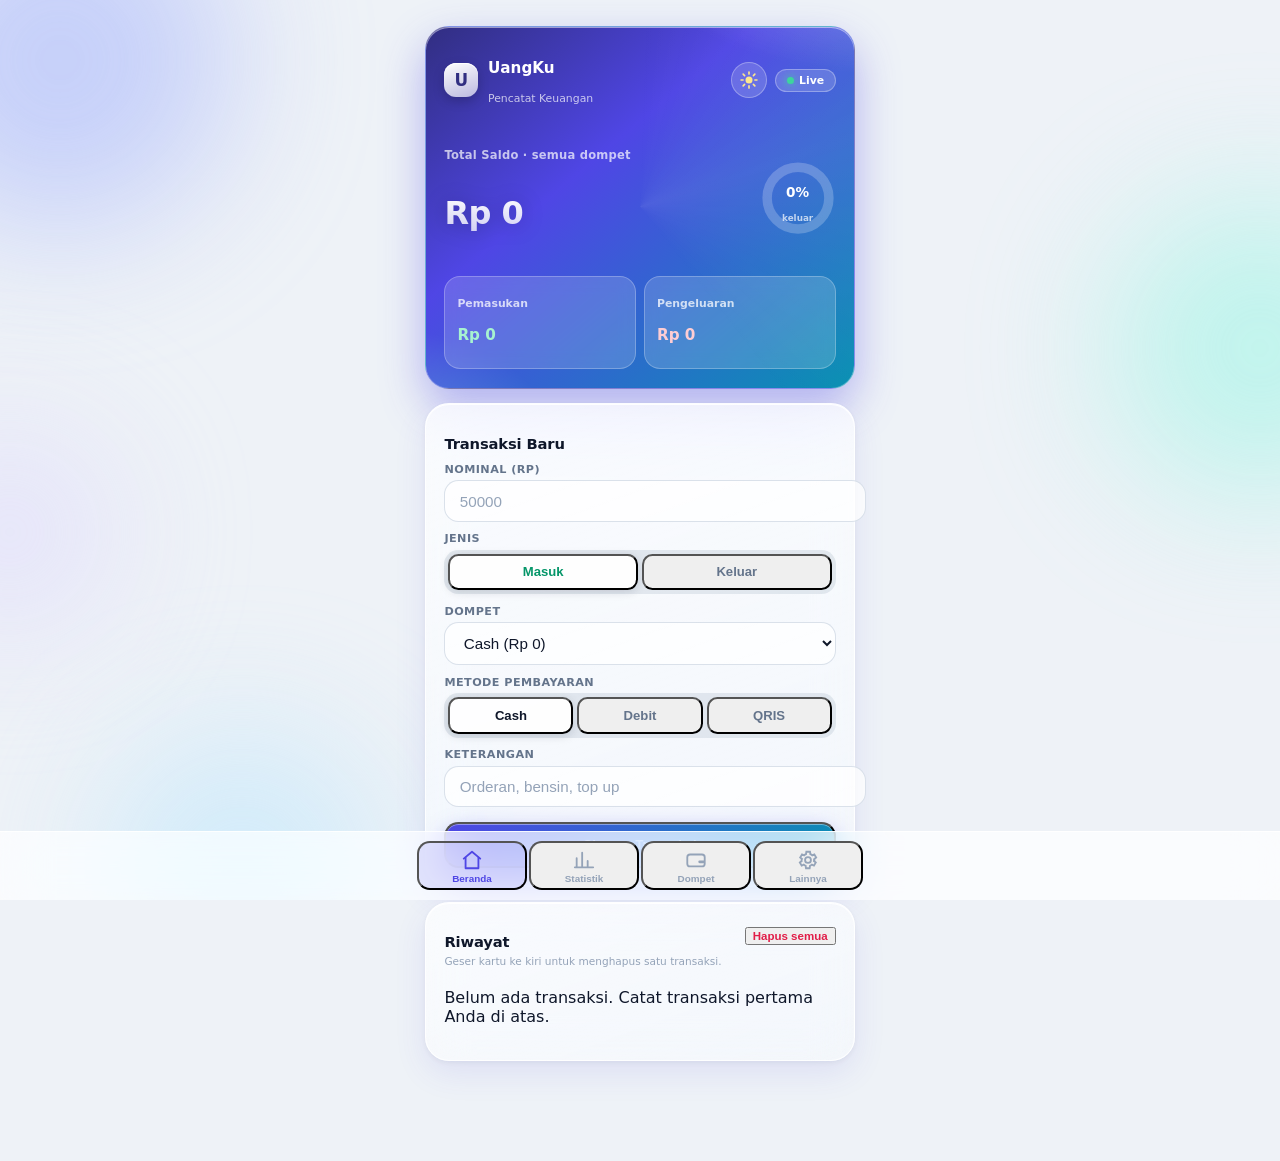
<file: UangKu-Offline.html>
<!DOCTYPE html>
<html lang="id" data-theme="light" data-accent="ungu">
<head>
<meta charset="UTF-8" />
<meta name="viewport" content="width=device-width, initial-scale=1.0, maximum-scale=1.0, user-scalable=no, viewport-fit=cover" />
<title>UangKu — Offline</title>
<meta id="meta-theme" name="theme-color" content="#eef2f7" />
<meta name="apple-mobile-web-app-capable" content="yes" />
<style>/* UangKu Offline v5 - seluruh CSS di dalam file */
/* ===== Liquid Glass — clean, no emoji ===== */
:root {
  --ink: #0f172a;
  --muted: #64748b;
  --faint: #94a3b8;
  --accent: #4f46e5;
  --accent2: #06b6d4;
  --accent-soft: rgba(79,70,229,.12);
  --green: #059669;
  --red: #e11d48;
  --page-bg: #eef2f7;
  --card-hi: rgba(255,255,255,.72);
  --card-lo: rgba(255,255,255,.38);
  --card-border: rgba(255,255,255,.85);
  --card-shadow: 0 12px 32px rgba(79,70,229,.10), 0 2px 6px rgba(15,23,42,.06), inset 0 1px 0 rgba(255,255,255,.9);
  --input-bg: rgba(255,255,255,.75);
  --input-border: rgba(203,213,225,.7);
  --row-bg: rgba(255,255,255,.7);
  --row-border: rgba(226,232,240,.9);
  --seg-track: rgba(148,163,184,.22);
  --seg-active-bg: rgba(255,255,255,.95);
}
/* ===== dark mode ===== */
html[data-theme="dark"] {
  --ink: #e8edf5;
  --muted: #9aa7bd;
  --faint: #64748b;
  --accent: #a5b4fc;
  --accent2: #67e8f9;
  --green: #34d399;
  --red: #fb7185;
  --page-bg: #0a0f1e;
  --card-hi: rgba(30,41,70,.72);
  --card-lo: rgba(17,25,46,.55);
  --card-border: rgba(148,163,184,.22);
  --card-shadow: 0 12px 32px rgba(0,0,0,.45), inset 0 1px 0 rgba(255,255,255,.12);
  --input-bg: rgba(15,23,42,.6);
  --input-border: rgba(71,85,105,.6);
  --row-bg: rgba(15,23,42,.55);
  --row-border: rgba(51,65,85,.6);
  --seg-track: rgba(15,23,42,.6);
  --seg-active-bg: rgba(51,65,85,.9);
  --accent-soft: rgba(165,180,252,.14);
}
.ios-bg {
  min-height: 100vh;
  font-family: -apple-system, 'SF Pro Text', 'Inter', system-ui, sans-serif;
  color: var(--ink);
  background: var(--page-bg);
  position: relative;
  overflow-x: hidden;
  transition: background .4s ease, color .4s ease;
  touch-action: pan-x pan-y; /* kunci pinch-zoom, scroll tetap jalan */
  overscroll-behavior-y: contain;
  -webkit-text-size-adjust: 100%;
}
html[data-theme="dark"] .aurora { opacity: .35; }

/* animated aurora blobs (liquid glass backdrop) */
.aurora { position: fixed; inset: 0; z-index: 0; overflow: hidden; pointer-events: none; }
.aurora span { position: absolute; border-radius: 50%; filter: blur(70px); opacity: .55; animation: drift 16s ease-in-out infinite alternate; }
.a1 { width: 340px; height: 340px; background: #a5b4fc; top: -110px; left: -110px; }
.a2 { width: 300px; height: 300px; background: #99f6e4; top: 22%; right: -130px; animation-delay: -5s; }
.a3 { width: 280px; height: 280px; background: #bae6fd; bottom: -110px; left: 8%; animation-delay: -10s; }
.a4 { width: 200px; height: 200px; background: #ddd6fe; top: 48%; left: -90px; opacity: .4; animation-delay: -13s; }
@keyframes drift {
  from { transform: translate(0,0) scale(1); }
  to { transform: translate(46px,34px) scale(1.15); }
}

.phone-wrap {
  position: relative; z-index: 1;
  max-width: 430px; margin: 0 auto;
  padding: 1.1rem 1rem 0;
  display: flex; flex-direction: column; gap: .9rem;
}

/* liquid glass card: translucent + blur + specular top shine + hairline border */
.glass {
  position: relative;
  background: linear-gradient(160deg, var(--card-hi), var(--card-lo));
  backdrop-filter: blur(22px) saturate(170%);
  -webkit-backdrop-filter: blur(22px) saturate(170%);
  border: 1px solid var(--card-border);
  border-radius: 1.5rem;
  padding: 1.15rem;
  box-shadow: var(--card-shadow);
  transition: background .4s ease, border-color .4s ease;
}

/* hero: deep gradient liquid panel */
.liquid-hero {
  background: linear-gradient(140deg, #312e81 0%, #4f46e5 38%, #0891b2 100%);
  border: 1px solid rgba(255,255,255,.35);
  color: #fff;
  overflow: hidden;
  box-shadow: 0 18px 44px rgba(79,70,229,.38), inset 0 1px 0 rgba(255,255,255,.5);
}
.liquid-hero::before {
  content: ''; position: absolute; inset: 0; pointer-events: none;
  background:
    radial-gradient(420px 200px at 110% -20%, rgba(255,255,255,.35), transparent 60%),
    radial-gradient(300px 220px at -10% 120%, rgba(153,246,228,.35), transparent 60%);
}
.brand { display: flex; align-items: center; gap: .6rem; }
.brand-mark {
  width: 34px; height: 34px; border-radius: 12px; flex-shrink: 0;
  display: flex; align-items: center; justify-content: center;
  font-weight: 800; font-size: 1.05rem; color: #312e81;
  background: linear-gradient(160deg, #fff, rgba(255,255,255,.65));
  box-shadow: inset 0 1px 0 #fff, 0 4px 12px rgba(0,0,0,.2);
}
.brand-name { font-weight: 800; font-size: .95rem; line-height: 1.1; }
.brand-sub { font-size: .68rem; color: rgba(255,255,255,.72); }
.live-pill {
  display: inline-flex; align-items: center; gap: .35rem;
  font-size: .68rem; font-weight: 700;
  background: rgba(255,255,255,.16); border: 1px solid rgba(255,255,255,.3);
  padding: .28rem .65rem; border-radius: 9999px;
  backdrop-filter: blur(8px);
}
.live-dot { width: 7px; height: 7px; border-radius: 9999px; background: #34d399; box-shadow: 0 0 8px #34d399; animation: pulse 1.6s ease-in-out infinite; }
@keyframes pulse { 50% { opacity: .35; } }

.hero-label { margin-top: 1rem; font-size: .72rem; color: rgba(255,255,255,.7); font-weight: 600; letter-spacing: .02em; }
.balance-value { font-size: 2.3rem; font-weight: 800; letter-spacing: -.5px; font-variant-numeric: tabular-nums; text-shadow: 0 2px 14px rgba(0,0,0,.2); }
.balance-value.negative { color: #fecdd3; }

.mini-stat { background: rgba(255,255,255,.16); border: 1px solid rgba(255,255,255,.25); border-radius: 1rem; padding: .6rem .75rem; backdrop-filter: blur(8px); }
.mini-label { font-size: .68rem; color: rgba(255,255,255,.75); font-weight: 600; }
.mini-value { font-size: .95rem; font-weight: 800; font-variant-numeric: tabular-nums; }
.mini-value.text-emerald-600 { color: #a7f3d0; }
.mini-value.text-rose-500 { color: #fecdd3; }

.section-title { font-size: .92rem; font-weight: 800; letter-spacing: -.01em; margin-bottom: .7rem; }
.count-pill { font-size: .68rem; font-weight: 800; background: rgba(79,70,229,.12); color: var(--accent); border-radius: 9999px; padding: .15rem .6rem; }
.field-label { display: block; font-size: .7rem; font-weight: 700; color: var(--muted); margin: .65rem 0 .28rem; text-transform: uppercase; letter-spacing: .04em; }
.field-label:first-of-type { margin-top: 0; }

.ios-input {
  width: 100%;
  background: var(--input-bg);
  border: 1px solid var(--input-border);
  border-radius: .9rem;
  padding: .7rem .9rem;
  font-size: .95rem;
  color: var(--ink);
  outline: none;
  transition: border-color .25s, box-shadow .25s;
}
.ios-input::placeholder { color: var(--faint); }
.ios-input:focus { border-color: var(--accent); box-shadow: 0 0 0 3px rgba(79,70,229,.15); }
html[data-theme="dark"] .ios-input:focus { background: rgba(30,41,70,.8); }
html[data-theme="dark"] .ios-input option { background: #1e293b; color: #e8edf5; }

/* segmented control (pengganti dropdown jenis & bayar) */
.seg {
  display: flex; gap: 4px;
  background: var(--seg-track);
  border-radius: .9rem; padding: 4px;
}
.seg-btn {
  flex: 1; border-radius: .65rem; padding: .55rem 0;
  font-size: .82rem; font-weight: 700; color: var(--muted);
  transition: all .25s ease;
}
.seg-btn.active {
  background: var(--seg-active-bg); color: var(--ink);
  box-shadow: 0 2px 10px rgba(15,23,42,.14), inset 0 1px 0 rgba(255,255,255,.25);
}
#seg-jenis .seg-btn.active[data-val="masuk"] { color: var(--green); }
#seg-jenis .seg-btn.active[data-val="keluar"] { color: var(--red); }

.ios-btn {
  width: 100%; margin-top: .9rem;
  background: linear-gradient(135deg, #4f46e5, #0891b2);
  color: #fff; font-weight: 800; border-radius: .9rem; padding: .85rem;
  box-shadow: 0 8px 22px rgba(79,70,229,.4), inset 0 1px 0 rgba(255,255,255,.4);
  transition: transform .2s ease, filter .2s ease;
}
.ios-btn:hover { filter: brightness(1.08); }
.ios-btn:active { transform: scale(.97); }

.ios-btn-ghost {
  width: 100%; margin-top: .7rem;
  background: rgba(79,70,229,.08); color: var(--accent);
  font-weight: 800; border: 1.5px dashed rgba(79,70,229,.45);
  border-radius: .9rem; padding: .7rem;
  transition: background .2s ease, transform .2s ease;
}
.ios-btn-ghost:active { transform: scale(.97); background: rgba(79,70,229,.15); }
.link-danger { font-size: .72rem; color: var(--red); font-weight: 700; }

/* ===== dompet ===== */
.wallet-list { display: flex; flex-direction: column; gap: .55rem; margin-bottom: .4rem; }
.wallet-item {
  display: flex; align-items: center; gap: .7rem;
  background: var(--row-bg);
  border: 1px solid var(--row-border);
  border-radius: 1.1rem; padding: .65rem .8rem;
  box-shadow: inset 0 1px 0 rgba(255,255,255,.15);
}
.wallet-icon {
  width: 40px; height: 40px; border-radius: 14px; flex-shrink: 0;
  display: flex; align-items: center; justify-content: center;
  font-size: 1rem; font-weight: 800; color: #fff;
  background: linear-gradient(140deg, #4f46e5, #0891b2);
  box-shadow: 0 4px 12px rgba(79,70,229,.3);
}
.wallet-info { flex: 1; min-width: 0; }
.wallet-name { font-size: .86rem; font-weight: 700; white-space: nowrap; overflow: hidden; text-overflow: ellipsis; }
.wallet-type { font-size: .66rem; color: var(--faint); font-weight: 600; }
.wallet-balance { font-size: .92rem; font-weight: 800; font-variant-numeric: tabular-nums; white-space: nowrap; }
.wallet-balance.negative { color: var(--red); }
.wallet-minus-tag { display: block; font-size: .6rem; font-weight: 800; color: var(--red); text-align: right; letter-spacing: .03em; }
.wallet-del { color: #cbd5e1; font-size: 1.15rem; line-height: 1; padding: .2rem .35rem; border-radius: .5rem; }
.wallet-del:hover { color: var(--red); background: rgba(225,29,72,.08); }
.wallet-add { margin-top: .5rem; border-top: 1px dashed rgba(148,163,184,.45); padding-top: .6rem; }

/* ===== riwayat: scrollbar disembunyikan ===== */
.history-list {
  display: flex; flex-direction: column; gap: .55rem;
  max-height: 320px; overflow-y: auto;
  scrollbar-width: none; -ms-overflow-style: none;
}
.history-list::-webkit-scrollbar { display: none; }

.tx-item {
  display: flex; align-items: center; gap: .7rem;
  background: var(--row-bg);
  border: 1px solid var(--row-border);
  border-radius: 1.1rem; padding: .65rem .8rem;
  box-shadow: inset 0 1px 0 rgba(255,255,255,.15);
}
.tx-sign {
  width: 38px; height: 38px; border-radius: 13px; flex-shrink: 0;
  display: flex; align-items: center; justify-content: center;
  font-size: 1.15rem; font-weight: 800;
}
.tx-sign.masuk { background: rgba(5,150,105,.13); color: var(--green); }
.tx-sign.keluar { background: rgba(225,29,72,.1); color: var(--red); }
.tx-info { flex: 1; min-width: 0; }
.tx-ket { font-size: .85rem; font-weight: 700; white-space: nowrap; overflow: hidden; text-overflow: ellipsis; }
.tx-date { font-size: .66rem; color: var(--faint); }
.tx-meta { display: flex; gap: .3rem; margin-top: .22rem; flex-wrap: wrap; }
.tx-badge { font-size: .6rem; font-weight: 800; border-radius: 9999px; padding: .12rem .55rem; background: rgba(79,70,229,.1); color: var(--accent); letter-spacing: .02em; }
.tx-badge.bayar-cash { background: rgba(5,150,105,.12); color: var(--green); }
.tx-badge.bayar-debit { background: rgba(124,58,237,.1); color: #7c3aed; }
.tx-badge.bayar-qris { background: rgba(234,88,12,.12); color: #ea580c; }
.tx-nominal { font-size: .85rem; font-weight: 800; font-variant-numeric: tabular-nums; white-space: nowrap; }
.tx-nominal.masuk { color: var(--green); }
.tx-nominal.keluar { color: var(--red); }

/* ===== pilihan aksen warna ===== */
html[data-accent="hijau"] { --accent: #059669; --accent2: #34d399; }
html[data-accent="biru"] { --accent: #2563eb; --accent2: #38bdf8; }
html[data-accent="oranye"] { --accent: #ea580c; --accent2: #fbbf24; }
html[data-theme="dark"][data-accent="hijau"] { --accent: #34d399; --accent2: #6ee7b7; }
html[data-theme="dark"][data-accent="biru"] { --accent: #93c5fd; --accent2: #38bdf8; }
html[data-theme="dark"][data-accent="oranye"] { --accent: #fdba74; --accent2: #fbbf24; }

/* ===== halaman tab + bottom nav ===== */
.phone-wrap { padding-bottom: 92px; }
.page { display: none; flex-direction: column; gap: .9rem; }
.page.active { display: flex; animation: pageIn .3s ease; }
@keyframes pageIn { from { opacity: 0; transform: translateY(10px); } to { opacity: 1; transform: none; } }

.bottom-nav {
  position: fixed; bottom: 0; left: 0; right: 0; z-index: 40;
  display: flex; justify-content: center; gap: 2px;
  padding: .55rem .8rem calc(.6rem + env(safe-area-inset-bottom));
  background: var(--card-hi);
  backdrop-filter: blur(24px) saturate(170%);
  -webkit-backdrop-filter: blur(24px) saturate(170%);
  border-top: 1px solid var(--card-border);
}
.nav-btn {
  flex: 1; max-width: 110px;
  display: flex; flex-direction: column; align-items: center; gap: 2px;
  font-size: .62rem; font-weight: 700; color: var(--faint);
  padding: .4rem 0 .25rem; border-radius: .8rem;
  transition: color .25s, background .25s;
}
.nav-btn svg { width: 22px; height: 22px; }
.nav-btn.active { color: var(--accent); background: var(--accent-soft); }

/* ===== hero: mesh bergerak + saldo gradasi + count-up ===== */
.liquid-hero::after {
  content: ''; position: absolute; inset: -40%; pointer-events: none; opacity: .5;
  background: conic-gradient(from 0deg, transparent, rgba(255,255,255,.14), transparent 40%);
  animation: heroSpin 14s linear infinite;
}
@keyframes heroSpin { to { transform: rotate(360deg); } }
.hero-balance-row { position: relative; z-index: 1; display: flex; align-items: center; justify-content: space-between; gap: .8rem; margin-top: 1rem; }
.hero-saldo { min-width: 0; }
.hero-label { font-size: .72rem; color: rgba(255,255,255,.7); font-weight: 600; letter-spacing: .02em; }
.balance-value {
  font-size: 2rem; font-weight: 800; letter-spacing: -.5px; font-variant-numeric: tabular-nums;
  background: linear-gradient(180deg, #fff, rgba(255,255,255,.75));
  -webkit-background-clip: text; background-clip: text; color: transparent;
  text-shadow: none; filter: drop-shadow(0 2px 10px rgba(0,0,0,.25));
}
.balance-value.negative {
  background: linear-gradient(180deg, #fecdd3, #fb7185);
  -webkit-background-clip: text; background-clip: text; color: transparent;
}
.donut-wrap { position: relative; width: 76px; height: 76px; flex-shrink: 0; }
.donut { width: 76px; height: 76px; }
.donut-bg { fill: none; stroke: rgba(255,255,255,.22); stroke-width: 8; }
.donut-fg {
  fill: none; stroke: #fff; stroke-width: 8; stroke-linecap: round;
  stroke-dasharray: 163.3; stroke-dashoffset: 163.3;
  transition: stroke-dashoffset 1s cubic-bezier(.22,1,.36,1);
  filter: drop-shadow(0 0 6px rgba(255,255,255,.6));
}
.donut-center { position: absolute; inset: 0; display: flex; flex-direction: column; align-items: center; justify-content: center; }
.donut-center p { font-size: .85rem; font-weight: 800; line-height: 1; }
.donut-center span { font-size: .55rem; color: rgba(255,255,255,.7); font-weight: 600; }

/* ===== tombol simpan sukses ===== */
.ios-btn .btn-label { transition: opacity .2s; }
.ios-btn.success { filter: none; background: linear-gradient(135deg, #059669, #10b981); }
.save-toast {
  position: fixed; left: 50%; bottom: 96px; transform: translate(-50%, 16px); z-index: 60;
  background: rgba(15,23,42,.9); color: #fff; font-size: .8rem; font-weight: 700;
  border: 1px solid rgba(52,211,153,.5); border-radius: 9999px; padding: .55rem 1.1rem;
  opacity: 0; pointer-events: none; transition: all .3s ease;
  backdrop-filter: blur(10px); white-space: nowrap;
}
.save-toast.show { opacity: 1; transform: translate(-50%, 0); }
html[data-theme="light"] .save-toast { background: rgba(15,23,42,.92); }

/* ===== riwayat per tanggal + swipe hapus ===== */
.day-group-label { font-size: .7rem; font-weight: 800; color: var(--muted); text-transform: uppercase; letter-spacing: .05em; margin: .5rem 0 .1rem; display: flex; justify-content: space-between; align-items: baseline; }
.day-group-label .day-sub { font-weight: 700; text-transform: none; letter-spacing: 0; color: var(--faint); font-size: .66rem; }
.swipe-hint { font-size: .66rem; color: var(--faint); margin: -.2rem 0 .3rem; }
.tx-swipe { overflow: hidden; border-radius: 1.1rem; }
.tx-swipe-inner { display: flex; transition: transform .25s ease; }
.tx-item { flex: 1 0 100%; }
.tx-del {
  flex: 0 0 72px; background: linear-gradient(135deg, #e11d48, #f43f5e); color: #fff;
  font-size: .72rem; font-weight: 800;
  display: flex; align-items: center; justify-content: center;
}

/* ===== swatch warna + aksen ===== */
.swatches { display: flex; gap: .5rem; margin-top: .4rem; }
.sw {
  width: 34px; height: 34px; border-radius: 9999px; background: var(--sw);
  border: 2px solid transparent; transition: transform .2s, border-color .2s, box-shadow .2s;
  box-shadow: 0 2px 8px rgba(0,0,0,.2);
}
.sw.active { border-color: #fff; box-shadow: 0 0 0 2px var(--sw), 0 2px 8px rgba(0,0,0,.25); transform: scale(1.1); }
.accent-row { display: grid; grid-template-columns: repeat(2, 1fr); gap: .5rem; }
.accent-btn {
  display: flex; align-items: center; gap: .5rem;
  background: var(--row-bg); border: 1px solid var(--row-border);
  border-radius: .9rem; padding: .6rem .7rem; font-size: .8rem; font-weight: 700; color: var(--ink);
  transition: border-color .2s, background .2s;
}
.accent-btn i { width: 20px; height: 20px; border-radius: 9999px; background: var(--sw); display: block; }
.accent-btn.active { border-color: var(--accent); background: var(--accent-soft); }
.footer-note { color: var(--faint); }

/* ===== theme toggle (sun / moon) ===== */
.header-actions { display: flex; align-items: center; gap: .5rem; }
.theme-toggle {
  width: 36px; height: 36px; border-radius: 9999px; flex-shrink: 0;
  display: flex; align-items: center; justify-content: center;
  background: rgba(255,255,255,.16); border: 1px solid rgba(255,255,255,.3);
  color: #fde68a;
  backdrop-filter: blur(8px);
  transition: transform .35s cubic-bezier(.34,1.56,.64,1), background .3s, color .3s;
}
.theme-toggle:hover { background: rgba(255,255,255,.28); }
.theme-toggle:active { transform: scale(.9) rotate(20deg); }
.theme-toggle svg { width: 20px; height: 20px; }
.theme-toggle .icon-moon { display: none; }
html[data-theme="dark"] .theme-toggle { color: #c4b5fd; }
html[data-theme="dark"] .theme-toggle .icon-sun { display: none; }
html[data-theme="dark"] .theme-toggle .icon-moon { display: block; }
footer { color: var(--faint); }

/* ===== statistik 7 hari ===== */
.chart { width: 100%; height: 190px; display: block; }
.legend { display: inline-flex; align-items: center; gap: .35rem; font-size: .66rem; font-weight: 700; color: var(--muted); }
.legend .dot-in, .legend .dot-out { width: 9px; height: 9px; border-radius: 9999px; display: inline-block; }
.legend .dot-in { background: var(--green); box-shadow: 0 0 6px var(--green); }
.legend .dot-out { background: var(--red); box-shadow: 0 0 6px var(--red); margin-left: .4rem; }
.stat-box { background: var(--row-bg); border: 1px solid var(--row-border); border-radius: 1rem; padding: .55rem .6rem; }
.stat-label { font-size: .64rem; color: var(--muted); font-weight: 700; text-transform: uppercase; letter-spacing: .04em; }
.stat-val { font-size: .8rem; font-weight: 800; font-variant-numeric: tabular-nums; }
.stat-val.text-emerald-600 { color: var(--green); }
.stat-val.text-rose-500 { color: var(--red); }

/* ===== backup ===== */
.backup-note { font-size: .76rem; color: var(--muted); margin-bottom: .6rem; }
.backup-info { font-size: .68rem; color: var(--faint); margin-top: .6rem; text-align: center; }

/* ===== utilities offline (pengganti Tailwind CDN) ===== */
.flex{display:flex}.items-center{align-items:center}.justify-between{justify-content:space-between}
.grid{display:grid}.grid-cols-2{grid-template-columns:repeat(2,1fr)}.grid-cols-3{grid-template-columns:repeat(3,1fr)}
.gap-2{gap:.5rem}.mt-2{margin-top:.5rem}.mt-3{margin-top:.75rem}.mb-0{margin-bottom:0}.mb-2{margin-bottom:.5rem}
.text-center{text-align:center}.fs11{font-size:11px}.pb-6{padding-bottom:1.5rem}.hidden{display:none!important}
/* ===== dialog offline ===== */
.ui-modal{position:fixed;inset:0;z-index:80;display:flex;align-items:center;justify-content:center;background:rgba(2,6,23,.55);padding:1.5rem}
.ui-card{width:100%;max-width:320px;border-radius:1.25rem;padding:1.15rem;background:var(--card-hi);backdrop-filter:blur(22px);-webkit-backdrop-filter:blur(22px);border:1px solid var(--card-border);color:var(--ink);box-shadow:0 18px 50px rgba(0,0,0,.4)}
.ui-title{font-weight:800;font-size:.95rem;margin-bottom:.3rem}
.ui-msg{font-size:.82rem;color:var(--muted);margin-bottom:1rem}
.ui-btns{display:flex;gap:.5rem}
.ui-btn-cancel{flex:1;border-radius:.8rem;padding:.7rem;font-weight:700;background:var(--seg-track);color:var(--ink)}
.ui-btn-ok{flex:1;border-radius:.8rem;padding:.7rem;font-weight:800;color:#fff}
.ui-btn-ok.danger{background:linear-gradient(135deg,#e11d48,#f43f5e)}
.ui-btn-ok.accent{background:linear-gradient(135deg,#4f46e5,#0891b2)}

</style>
</head>
<body class="ios-bg">

<div class="aurora" aria-hidden="true">
  <span class="a1"></span><span class="a2"></span><span class="a3"></span><span class="a4"></span>
</div>

<div class="phone-wrap">

  <!-- ============ BERANDA ============ -->
  <div id="page-beranda" class="page active">
    <header class="glass liquid-hero">
      <div class="flex items-center justify-between">
        <div class="brand">
          <span class="brand-mark">U</span>
          <div>
            <p class="brand-name">UangKu</p>
            <p class="brand-sub">Pencatat Keuangan</p>
          </div>
        </div>
        <div class="header-actions">
          <button id="btn-theme" class="theme-toggle" aria-label="Ganti mode siang/malam">
            <svg class="icon-sun" viewBox="0 0 24 24" fill="none" stroke="currentColor" stroke-width="2" stroke-linecap="round">
              <circle cx="12" cy="12" r="4.2" fill="currentColor" stroke="none"/>
              <path d="M12 2.5v2.4M12 19.1v2.4M2.5 12h2.4M19.1 12h2.4M5 5l1.7 1.7M17.3 17.3L19 19M19 5l-1.7 1.7M6.7 17.3L5 19"/>
            </svg>
            <svg class="icon-moon" viewBox="0 0 24 24" fill="currentColor">
              <path d="M20.4 14.2A8.5 8.5 0 0 1 9.8 3.6a.7.7 0 0 0-.9-.9 10.2 10.2 0 1 0 12.4 12.4.7.7 0 0 0-.9-.9z"/>
            </svg>
          </button>
          <span class="live-pill"><span class="live-dot"></span>Live</span>
        </div>
      </div>
      <div class="hero-balance-row">
        <div class="hero-saldo">
          <p class="hero-label">Total Saldo &middot; semua dompet</p>
          <p id="total-saldo" class="balance-value">Rp 0</p>
        </div>
        <div class="donut-wrap" title="Porsi pengeluaran minggu ini">
          <svg class="donut" viewBox="0 0 64 64">
            <circle cx="32" cy="32" r="26" class="donut-bg"/>
            <circle id="donut-fg" cx="32" cy="32" r="26" class="donut-fg" transform="rotate(-90 32 32)"/>
          </svg>
          <div class="donut-center"><p id="donut-pct">0%</p><span>keluar</span></div>
        </div>
      </div>
      <div class="grid grid-cols-2 gap-2 mt-3">
        <div class="mini-stat">
          <p class="mini-label">Pemasukan</p>
          <p id="total-masuk" class="mini-value text-emerald-600">Rp 0</p>
        </div>
        <div class="mini-stat">
          <p class="mini-label">Pengeluaran</p>
          <p id="total-keluar" class="mini-value text-rose-500">Rp 0</p>
        </div>
      </div>
    </header>

    <section class="glass">
      <h2 class="section-title">Transaksi Baru</h2>
      <label class="field-label">Nominal (Rp)</label>
      <input id="in-nominal" type="number" inputmode="numeric" min="1" placeholder="50000" class="ios-input" />
      <label class="field-label">Jenis</label>
      <div class="seg" id="seg-jenis">
        <button type="button" data-val="masuk" class="seg-btn active">Masuk</button>
        <button type="button" data-val="keluar" class="seg-btn">Keluar</button>
      </div>
      <select id="in-jenis" class="hidden">
        <option value="masuk">Pemasukan</option>
        <option value="keluar">Pengeluaran</option>
      </select>
      <label class="field-label">Dompet</label>
      <select id="in-dompet" class="ios-input"></select>
      <label class="field-label">Metode pembayaran</label>
      <div class="seg" id="seg-bayar">
        <button type="button" data-val="cash" class="seg-btn active">Cash</button>
        <button type="button" data-val="debit" class="seg-btn">Debit</button>
        <button type="button" data-val="qris" class="seg-btn">QRIS</button>
      </div>
      <select id="in-bayar" class="hidden">
        <option value="cash">Cash</option>
        <option value="debit">Debit</option>
        <option value="qris">QRIS</option>
      </select>
      <label class="field-label">Keterangan</label>
      <input id="in-ket" type="text" maxlength="60" placeholder="Orderan, bensin, top up" class="ios-input" />
      <button id="btn-simpan" class="ios-btn"><span class="btn-label">Simpan Transaksi</span></button>
    </section>

    <section class="glass">
      <div class="flex items-center justify-between mb-2">
        <h2 class="section-title mb-0">Riwayat</h2>
        <button id="btn-hapus" class="link-danger">Hapus semua</button>
      </div>
      <p class="swipe-hint">Geser kartu ke kiri untuk menghapus satu transaksi.</p>
      <div id="riwayat" class="history-list"></div>
      <p id="riwayat-kosong" class="empty-note">Belum ada transaksi. Catat transaksi pertama Anda di atas.</p>
    </section>
  </div>

  <!-- ============ STATISTIK ============ -->
  <div id="page-statistik" class="page">
    <section class="glass">
      <div class="flex items-center justify-between mb-2">
        <h2 class="section-title mb-0">Statistik 7 Hari</h2>
        <span class="legend"><i class="dot-in"></i>Masuk<i class="dot-out"></i>Keluar</span>
      </div>
      <canvas id="chart-7d" class="chart"></canvas>
      <div class="grid grid-cols-3 gap-2 mt-3">
        <div class="stat-box">
          <p class="stat-label">Masuk</p>
          <p id="stat-7d-masuk" class="stat-val text-emerald-600">Rp 0</p>
        </div>
        <div class="stat-box">
          <p class="stat-label">Keluar</p>
          <p id="stat-7d-keluar" class="stat-val text-rose-500">Rp 0</p>
        </div>
        <div class="stat-box">
          <p class="stat-label">Bersih</p>
          <p id="stat-7d-bersih" class="stat-val">Rp 0</p>
        </div>
      </div>
    </section>
    <section class="glass">
      <h2 class="section-title">Ringkasan Dompet</h2>
      <div id="stat-dompet" class="wallet-list"></div>
    </section>
  </div>

  <!-- ============ DOMPET ============ -->
  <div id="page-dompet" class="page">
    <section class="glass">
      <div class="flex items-center justify-between mb-2">
        <h2 class="section-title mb-0">Dompet Saya</h2>
        <span id="dompet-count" class="count-pill">0</span>
      </div>
      <div id="dompet-list" class="wallet-list"></div>
      <p id="dompet-kosong" class="empty-note">Belum ada dompet. Tambahkan dompet pertama Anda di bawah.</p>
      <div class="wallet-add">
        <label class="field-label">Nama dompet</label>
        <input id="w-nama" type="text" maxlength="30" placeholder="BCA, GoPay, OVO, Cash" class="ios-input" />
        <div class="grid grid-cols-2 gap-2 mt-2">
          <div>
            <label class="field-label">Tipe</label>
            <select id="w-tipe" class="ios-input">
              <option value="bank">Bank</option>
              <option value="emoney">E-Money</option>
              <option value="cash">Cash</option>
            </select>
          </div>
          <div>
            <label class="field-label">Saldo awal (bisa minus)</label>
            <input id="w-saldo" type="number" inputmode="numeric" placeholder="-50000" class="ios-input" />
          </div>
        </div>
        <label class="field-label">Ikon</label>
        <select id="w-icon" class="ios-input">
          <option value="auto">Otomatis (huruf depan)</option>
          <option value="bank">Bank (B)</option>
          <option value="kartu">Kartu (K)</option>
          <option value="tunai">Tunai (T)</option>
          <option value="digital">Digital (D)</option>
        </select>
        <label class="field-label">Warna</label>
        <div class="swatches" id="w-warna">
          <button type="button" data-c="#4f46e5" class="sw active" style="--sw:#4f46e5" aria-label="Ungu"></button>
          <button type="button" data-c="#0891b2" class="sw" style="--sw:#0891b2" aria-label="Toska"></button>
          <button type="button" data-c="#059669" class="sw" style="--sw:#059669" aria-label="Hijau"></button>
          <button type="button" data-c="#ea580c" class="sw" style="--sw:#ea580c" aria-label="Oranye"></button>
          <button type="button" data-c="#db2777" class="sw" style="--sw:#db2777" aria-label="Pink"></button>
          <button type="button" data-c="#475569" class="sw" style="--sw:#475569" aria-label="Abu"></button>
        </div>
        <button id="btn-dompet" class="ios-btn-ghost">Tambah Dompet</button>
      </div>
    </section>
  </div>

  <!-- ============ LAINNYA ============ -->
  <div id="page-lainnya" class="page">
    <section class="glass">
      <h2 class="section-title">Tema Warna</h2>
      <p class="backup-note">Pilihan tersimpan otomatis di HP ini.</p>
      <div class="accent-row" id="accent-row">
        <button type="button" data-a="ungu" class="accent-btn active"><i style="--sw:#4f46e5"></i>Ungu</button>
        <button type="button" data-a="hijau" class="accent-btn"><i style="--sw:#059669"></i>Hijau</button>
        <button type="button" data-a="biru" class="accent-btn"><i style="--sw:#2563eb"></i>Biru</button>
        <button type="button" data-a="oranye" class="accent-btn"><i style="--sw:#ea580c"></i>Oranye</button>
      </div>
    </section>
    <section class="glass">
      <h2 class="section-title">Cadangan Data</h2>
      <p class="backup-note">Unduh salinan sebagai pengaman jika ganti HP atau ikon terhapus.</p>
      <div class="grid grid-cols-2 gap-2">
        <button id="btn-export" class="ios-btn-ghost">Unduh Backup</button>
        <button id="btn-import" class="ios-btn-ghost">Pulihkan</button>
      </div>
      <input id="file-import" type="file" accept="application/json,.json" class="hidden" />
      <p id="backup-info" class="backup-info"></p>
    </section>
    <footer class="text-center fs11 mt-2 pb-6 footer-note">UangKu Offline &middot; v5 &middot; jalan tanpa internet</footer>
  </div>

</div>

<nav class="bottom-nav" aria-label="Navigasi utama">
  <button data-page="page-beranda" class="nav-btn active">
    <svg viewBox="0 0 24 24" fill="none" stroke="currentColor" stroke-width="2" stroke-linecap="round" stroke-linejoin="round"><path d="M3 10.5 12 3l9 7.5"/><path d="M5 9.5V21h14V9.5"/></svg>
    <span>Beranda</span>
  </button>
  <button data-page="page-statistik" class="nav-btn">
    <svg viewBox="0 0 24 24" fill="none" stroke="currentColor" stroke-width="2" stroke-linecap="round"><path d="M4 20V10M10 20V4M16 20v-7M22 20H2"/></svg>
    <span>Statistik</span>
  </button>
  <button data-page="page-dompet" class="nav-btn">
    <svg viewBox="0 0 24 24" fill="none" stroke="currentColor" stroke-width="2" stroke-linecap="round" stroke-linejoin="round"><rect x="2.5" y="6" width="19" height="13" rx="3"/><path d="M16 12.5h5v3h-5a1.5 1.5 0 0 1 0-3z" fill="currentColor" stroke="none"/></svg>
    <span>Dompet</span>
  </button>
  <button data-page="page-lainnya" class="nav-btn">
    <svg viewBox="0 0 24 24" fill="none" stroke="currentColor" stroke-width="2" stroke-linecap="round"><circle cx="12" cy="12" r="3.2"/><path d="M19 12a7 7 0 0 0-.1-1.2l2-1.5-2-3.4-2.3 1a7 7 0 0 0-2-1.2L14.2 3h-4l-.4 2.7a7 7 0 0 0-2 1.2l-2.3-1-2 3.4 2 1.5A7 7 0 0 0 5 12c0 .4 0 .8.1 1.2l-2 1.5 2 3.4 2.3-1a7 7 0 0 0 2 1.2l.4 2.7h4l.4-2.7a7 7 0 0 0 2-1.2l2.3 1 2-3.4-2-1.5c.1-.4.1-.8.1-1.2z"/></svg>
    <span>Lainnya</span>
  </button>
</nav>

<div id="save-toast" class="save-toast">Tersimpan</div>

<div id="ui-modal" class="ui-modal hidden">
  <div class="ui-card">
    <p id="ui-title" class="ui-title">UangKu</p>
    <p id="ui-msg" class="ui-msg"></p>
    <div class="ui-btns">
      <button id="ui-cancel" class="ui-btn-cancel">Batal</button>
      <button id="ui-ok" class="ui-btn-ok accent">OK</button>
    </div>
  </div>
</div>



<script>/* UangKu Offline v5 - seluruh logika di dalam file */
/* ===== Offline: penyimpanan aman (localStorage / memori sementara) ===== */
const __memStore = {};
let __persistOK = true;
try { localStorage.setItem('__uangku_t', '1'); localStorage.removeItem('__uangku_t'); }
catch (e) { __persistOK = false; }
function storeGet(k) { try { const v = localStorage.getItem(k); if (v !== null) return v; } catch (e) {} return (__memStore[k] !== undefined ? __memStore[k] : null); }
function storeSet(k, v) { __memStore[k] = v; try { localStorage.setItem(k, v); } catch (e) {} }

// ===== UangKu v3 — tab nav, donut, count-up, swipe hapus, grup tanggal, aksen warna =====
// Saldo boleh MINUS. Data di localStorage; update file tidak menghapus data.
const KEY_TX = 'uangku_transaksi_v1';
const KEY_W = 'uangku_dompet_v1';
const KEY_THEME = 'uangku_theme_v1';
const KEY_ACCENT = 'uangku_accent_v1';

const $ = (id) => document.getElementById(id);
const fmtRp = (n) => (n < 0 ? '−Rp ' : 'Rp ') + Math.abs(Number(n)).toLocaleString('id-ID');
const fmtShort = (n) => {
  const a = Math.abs(n);
  if (a >= 1e9) return (n / 1e9).toLocaleString('id-ID', { maximumFractionDigits: 1 }) + ' M';
  if (a >= 1e6) return (n / 1e6).toLocaleString('id-ID', { maximumFractionDigits: 1 }) + ' jt';
  if (a >= 1e3) return (n / 1e3).toLocaleString('id-ID', { maximumFractionDigits: 1 }) + ' rb';
  return String(n);
};

const TIPE_LABEL = { bank: 'Bank', emoney: 'E-Money', cash: 'Cash' };
const BAYAR_LABEL = { cash: 'Cash', debit: 'Debit', qris: 'QRIS' };
const ICON_HURUF = { bank: 'B', kartu: 'K', tunai: 'T', digital: 'D' };

// ---------- storage ----------
function loadTx() {
  try { const a = JSON.parse(storeGet(KEY_TX)); return Array.isArray(a) ? a : []; }
  catch { return []; }
}
function saveTx(a) { storeSet(KEY_TX, JSON.stringify(a)); }
function loadWallets() {
  try { const a = JSON.parse(storeGet(KEY_W)); return Array.isArray(a) ? a : null; }
  catch { return null; }
}
function saveWallets(a) { storeSet(KEY_W, JSON.stringify(a)); }

function migrateIfNeeded() {
  let w = loadWallets();
  if (w !== null) {
    // lengkapi dompet lama dengan ikon & warna default
    let changed = false;
    w.forEach((d) => {
      if (!d.warna) { d.warna = '#4f46e5'; changed = true; }
      if (!d.icon) { d.icon = 'auto'; changed = true; }
    });
    if (changed) saveWallets(w);
    return w;
  }
  const tx = loadTx();
  let total = 0;
  tx.forEach((t) => { total += t.jenis === 'masuk' ? t.nominal : -t.nominal; });
  w = [{ id: 'w' + Date.now(), nama: 'Cash', tipe: 'cash', saldo: total, icon: 'auto', warna: '#4f46e5' }];
  tx.forEach((t) => { t.walletId = w[0].id; t.walletName = w[0].nama; t.bayar = t.bayar || 'cash'; });
  saveWallets(w); saveTx(tx);
  return w;
}

function walletHuruf(d) {
  if (d.icon && d.icon !== 'auto') return ICON_HURUF[d.icon] || d.nama.charAt(0).toUpperCase();
  return d.nama.charAt(0).toUpperCase();
}

// ---------- navigasi tab ----------
document.querySelectorAll('.nav-btn').forEach((btn) => {
  btn.addEventListener('click', () => {
    document.querySelectorAll('.nav-btn').forEach((b) => b.classList.remove('active'));
    btn.classList.add('active');
    document.querySelectorAll('.page').forEach((p) => p.classList.remove('active'));
    $(btn.dataset.page).classList.add('active');
    window.scrollTo({ top: 0 });
    if (btn.dataset.page === 'page-statistik') renderChart7d();
  });
});

// ---------- tema & aksen ----------
function applyTheme(t) {
  document.documentElement.setAttribute('data-theme', t);
  const meta = $('meta-theme');
  if (meta) meta.setAttribute('content', t === 'dark' ? '#0a0f1e' : '#eef2f7');
  try { storeSet(KEY_THEME, t); } catch {}
}
function applyAccent(a) {
  document.documentElement.setAttribute('data-accent', a);
  try { storeSet(KEY_ACCENT, a); } catch {}
  document.querySelectorAll('#accent-row .accent-btn').forEach((b) =>
    b.classList.toggle('active', b.dataset.a === a));
}
(function initThemeAccent() {
  let t = null, a = null;
  try { t = storeGet(KEY_THEME); a = storeGet(KEY_ACCENT); } catch {}
  if (!t && window.matchMedia && window.matchMedia('(prefers-color-scheme: dark)').matches) t = 'dark';
  applyTheme(t === 'dark' ? 'dark' : 'light');
  applyAccent(a || 'ungu');
})();
$('btn-theme').addEventListener('click', () => {
  applyTheme(document.documentElement.getAttribute('data-theme') === 'dark' ? 'light' : 'dark');
  renderChart7d();
});
document.querySelectorAll('#accent-row .accent-btn').forEach((b) =>
  b.addEventListener('click', () => applyAccent(b.dataset.a)));

// ---------- animasi angka saldo (count-up) ----------
let saldoAnim = null;
function countUp(el, target) {
  const from = el._val ?? 0;
  el._val = target;
  if (saldoAnim) cancelAnimationFrame(saldoAnim);
  if (from === target) { el.textContent = fmtRp(target); return; }
  const t0 = performance.now(), dur = 700;
  const step = (now) => {
    const p = Math.min(1, (now - t0) / dur);
    const e = 1 - Math.pow(1 - p, 3);
    el.textContent = fmtRp(Math.round(from + (target - from) * e));
    if (p < 1) saldoAnim = requestAnimationFrame(step);
  };
  saldoAnim = requestAnimationFrame(step);
}

// ---------- donut porsi pengeluaran 7 hari ----------
function renderDonut(totM, totK) {
  const fg = $('donut-fg');
  if (!fg) return;
  const C = 163.3; // 2*pi*26
  const tot = totM + totK;
  const pct = tot > 0 ? totK / tot : 0;
  requestAnimationFrame(() => { fg.style.strokeDashoffset = C * (1 - pct); });
  $('donut-pct').textContent = Math.round(pct * 100) + '%';
}

// ---------- render utama ----------
function render() {
  const wallets = migrateIfNeeded();
  const tx = loadTx();
  let masuk = 0, keluar = 0;

  // --- dompet (tab Dompet) ---
  const wl = $('dompet-list');
  wl.innerHTML = '';
  wallets.forEach((d) => {
    const row = document.createElement('div');
    row.className = 'wallet-item';
    row.innerHTML =
      `<div class="wallet-icon" style="background:linear-gradient(140deg, ${d.warna || '#4f46e5'}, ${d.warna || '#4f46e5'}cc)">${walletHuruf(d)}</div>` +
      `<div class="wallet-info"><p class="wallet-name"></p><p class="wallet-type">${TIPE_LABEL[d.tipe] || d.tipe}</p></div>` +
      `<div><p class="wallet-balance${d.saldo < 0 ? ' negative' : ''}">${fmtRp(d.saldo)}</p>` +
      `${d.saldo < 0 ? '<span class="wallet-minus-tag">minus</span>' : ''}</div>` +
      `<button class="wallet-del" data-id="${d.id}" title="Hapus dompet">×</button>`;
    row.querySelector('.wallet-name').textContent = d.nama;
    wl.appendChild(row);
  });
  $('dompet-kosong').style.display = wallets.length ? 'none' : 'block';
  $('dompet-count').textContent = wallets.length + ' dompet';

  wl.querySelectorAll('.wallet-del').forEach((btn) => {
    btn.addEventListener('click', async () => {
      const d = wallets.find((x) => x.id === btn.dataset.id);
      if (!d) return;
      if (!(await uiConfirm('Hapus dompet?', `"${d.nama}" akan dihapus. Riwayat transaksinya tetap tersimpan.`, 'Hapus', 'danger'))) return;
      saveWallets(wallets.filter((x) => x.id !== d.id));
      render();
    });
  });

  // --- ringkasan dompet (tab Statistik) ---
  const sd = $('stat-dompet');
  if (sd) {
    sd.innerHTML = '';
    [...wallets].sort((a, b) => b.saldo - a.saldo).forEach((d) => {
      const row = document.createElement('div');
      row.className = 'wallet-item';
      row.innerHTML =
        `<div class="wallet-icon" style="background:linear-gradient(140deg, ${d.warna || '#4f46e5'}, ${d.warna || '#4f46e5'}cc)">${walletHuruf(d)}</div>` +
        `<div class="wallet-info"><p class="wallet-name"></p><p class="wallet-type">${TIPE_LABEL[d.tipe] || d.tipe}</p></div>` +
        `<p class="wallet-balance${d.saldo < 0 ? ' negative' : ''}">${fmtRp(d.saldo)}</p>`;
      row.querySelector('.wallet-name').textContent = d.nama;
      sd.appendChild(row);
    });
  }

  // --- dropdown dompet di form ---
  const sel = $('in-dompet');
  const prev = sel.value;
  sel.innerHTML = '';
  if (!wallets.length) {
    const o = document.createElement('option');
    o.value = ''; o.textContent = '— tambah dompet dulu —';
    sel.appendChild(o);
  }
  wallets.forEach((d) => {
    const o = document.createElement('option');
    o.value = d.id;
    o.textContent = `${d.nama} (${fmtRp(d.saldo)})`;
    sel.appendChild(o);
  });
  if (prev && wallets.some((d) => d.id === prev)) sel.value = prev;

  // --- riwayat dikelompokkan per tanggal ---
  const list = $('riwayat');
  list.innerHTML = '';
  const groups = {};
  const order = [];
  [...tx].reverse().forEach((t) => {
    if (t.jenis === 'masuk') masuk += t.nominal; else keluar += t.nominal;
    const k = t.ts ? dayKey(t.ts) : 'lama';
    if (!groups[k]) { groups[k] = { items: [], masuk: 0, keluar: 0 }; order.push(k); }
    groups[k].items.push(t);
    if (t.jenis === 'masuk') groups[k].masuk += t.nominal; else groups[k].keluar += t.nominal;
  });
  order.forEach((k) => {
    const g = groups[k];
    const d = k === 'lama' ? null : new Date(k + 'T12:00:00');
    const label = k === 'lama' ? 'Sebelumnya'
      : isToday(d) ? 'Hari Ini'
      : isYesterday(d) ? 'Kemarin'
      : d.toLocaleDateString('id-ID', { weekday: 'long', day: 'numeric', month: 'short' });
    const bersih = g.masuk - g.keluar;
    const h = document.createElement('p');
    h.className = 'day-group-label';
    h.innerHTML = `<span></span><span class="day-sub">+${fmtShort(g.masuk)} · −${fmtShort(g.keluar)}</span>`;
    h.querySelector('span').textContent = label;
    list.appendChild(h);
    g.items.forEach((t) => list.appendChild(txRow(t)));
  });

  // --- ringkasan (total boleh minus) + count-up + donut ---
  const total = wallets.reduce((s, d) => s + d.saldo, 0);
  const totalEl = $('total-saldo');
  totalEl.classList.toggle('negative', total < 0);
  countUp(totalEl, total);
  $('total-masuk').textContent = fmtRp(masuk);
  $('total-keluar').textContent = fmtRp(keluar);
  const last7 = sumLast7(tx);
  renderDonut(last7.m, last7.k);
  $('riwayat-kosong').style.display = tx.length ? 'none' : 'block';

  renderChart7d();
  refreshBackupInfo();
}

function txRow(t) {
  const wrap = document.createElement('div');
  wrap.className = 'tx-swipe';
  const inner = document.createElement('div');
  inner.className = 'tx-swipe-inner';
  const row = document.createElement('div');
  row.className = 'tx-item';
  const sign = t.jenis === 'masuk' ? '+' : '−';
  const bayarCls = t.bayar ? ` bayar-${t.bayar}` : '';
  const bayarTxt = BAYAR_LABEL[t.bayar] || '';
  row.innerHTML =
    `<div class="tx-sign ${t.jenis}">${t.jenis === 'masuk' ? '+' : '−'}</div>` +
    `<div class="tx-info"><p class="tx-ket"></p><p class="tx-date">${t.tanggal || ''}</p>` +
    `<div class="tx-meta">${t.walletName ? `<span class="tx-badge"></span>` : ''}${bayarTxt ? `<span class="tx-badge${bayarCls}">${bayarTxt}</span>` : ''}</div></div>` +
    `<p class="tx-nominal ${t.jenis}">${sign} ${fmtRp(t.nominal).replace('−Rp ', 'Rp ')}</p>`;
  row.querySelector('.tx-ket').textContent = t.keterangan || '(tanpa keterangan)';
  if (t.walletName) row.querySelector('.tx-badge').textContent = t.walletName;
  const del = document.createElement('button');
  del.className = 'tx-del';
  del.textContent = 'Hapus';
  del.addEventListener('click', () => {
    if (!confirm(`Hapus "${t.keterangan}" (${fmtRp(t.nominal)})? Saldo dompet ikut dikoreksi.`)) return;
    // koreksi saldo dompet (kembalikan efek transaksi)
    const wallets = loadWallets() || [];
    const d = wallets.find((x) => x.id === t.walletId);
    if (d) {
      d.saldo += t.jenis === 'masuk' ? -t.nominal : t.nominal;
      saveWallets(wallets);
    }
    saveTx(loadTx().filter((x) => x.id !== t.id));
    render();
  });
  inner.appendChild(row);
  inner.appendChild(del);
  wrap.appendChild(inner);
  // swipe kiri: sentuh + seret
  let sx = null;
  inner.addEventListener('touchstart', (e) => { sx = e.touches[0].clientX; }, { passive: true });
  inner.addEventListener('touchmove', (e) => {
    if (sx === null) return;
    const dx = e.touches[0].clientX - sx;
    inner.style.transform = dx < 0 ? `translateX(${Math.max(dx, -72)}px)` : 'translateX(0)';
  }, { passive: true });
  inner.addEventListener('touchend', () => {
    const m = inner.style.transform.match(/(-?\d+)/);
    const open = m && parseInt(m[1], 10) < -40;
    inner.style.transform = open ? 'translateX(-72px)' : 'translateX(0)';
    sx = null;
  });
  return wrap;
}

function isToday(d) { const n = new Date(); return d.getFullYear() === n.getFullYear() && d.getMonth() === n.getMonth() && d.getDate() === n.getDate(); }
function isYesterday(d) { const y = new Date(); y.setDate(y.getDate() - 1); return d.getFullYear() === y.getFullYear() && d.getMonth() === y.getMonth() && d.getDate() === y.getDate(); }
function sumLast7(tx) {
  const cutoff = Date.now() - 7 * 864e5;
  let m = 0, k = 0;
  tx.forEach((t) => {
    const ts = t.ts || Date.now();
    if (ts < cutoff) return;
    if (t.jenis === 'masuk') m += t.nominal; else k += t.nominal;
  });
  return { m, k };
}

// ---------- tambah dompet ----------
let warnaBaru = '#4f46e5';
document.querySelectorAll('#w-warna .sw').forEach((b) =>
  b.addEventListener('click', () => {
    document.querySelectorAll('#w-warna .sw').forEach((x) => x.classList.remove('active'));
    b.classList.add('active');
    warnaBaru = b.dataset.c;
  }));
$('btn-dompet').addEventListener('click', () => {
  const nama = $('w-nama').value.trim();
  const tipe = $('w-tipe').value;
  const icon = $('w-icon').value;
  const saldoRaw = $('w-saldo').value.trim();
  const saldo = saldoRaw === '' ? 0 : Math.floor(Number(saldoRaw));
  if (!nama) { $('w-nama').focus(); return; }
  if (!isFinite(saldo)) { $('w-saldo').focus(); return; }
  const wallets = migrateIfNeeded();
  if (wallets.some((d) => d.nama.toLowerCase() === nama.toLowerCase())) {
    uiAlert('Dompet dengan nama itu sudah ada.');
    return;
  }
  wallets.push({ id: 'w' + Date.now(), nama, tipe, saldo, icon, warna: warnaBaru });
  saveWallets(wallets);
  $('w-nama').value = ''; $('w-saldo').value = '';
  render();
});

// ---------- simpan transaksi + efek sukses ----------
let toastTimer = null;
function suksesFeedback() {
  const btn = $('btn-simpan');
  btn.classList.add('success');
  btn.querySelector('.btn-label').textContent = 'Tersimpan ✓';
  try { if (navigator.vibrate) navigator.vibrate(15); } catch {}
  const toast = $('save-toast');
  toast.classList.add('show');
  clearTimeout(toastTimer);
  toastTimer = setTimeout(() => {
    toast.classList.remove('show');
    btn.classList.remove('success');
    btn.querySelector('.btn-label').textContent = 'Simpan Transaksi';
  }, 1600);
}
$('btn-simpan').addEventListener('click', () => {
  const nominal = Math.floor(Number($('in-nominal').value));
  const jenis = $('in-jenis').value;
  const walletId = $('in-dompet').value;
  const bayar = $('in-bayar').value;
  const keterangan = $('in-ket').value.trim();

  if (!nominal || nominal <= 0) { $('in-nominal').focus(); return; }
  const wallets = migrateIfNeeded();
  const dompet = wallets.find((d) => d.id === walletId);
  if (!dompet) { uiAlert('Pilih / tambahkan dompet dulu.'); return; }

  dompet.saldo += jenis === 'masuk' ? nominal : -nominal;
  saveWallets(wallets);

  const tx = loadTx();
  tx.push({
    id: Date.now(),
    ts: Date.now(),
    nominal, jenis, bayar,
    walletId: dompet.id, walletName: dompet.nama,
    keterangan: keterangan || (jenis === 'masuk' ? 'Pemasukan' : 'Pengeluaran'),
    tanggal: new Date().toLocaleString('id-ID', { day: '2-digit', month: 'short', hour: '2-digit', minute: '2-digit' }),
  });
  saveTx(tx);
  render();
  suksesFeedback();

  $('in-nominal').value = ''; $('in-ket').value = '';
  $('in-nominal').focus();
});

$('in-nominal').addEventListener('keydown', (e) => { if (e.key === 'Enter') $('btn-simpan').click(); });
$('in-ket').addEventListener('keydown', (e) => { if (e.key === 'Enter') $('btn-simpan').click(); });

$('btn-hapus').addEventListener('click', async () => {
  if (!loadTx().length) return;
  if (await uiConfirm('Hapus semua riwayat?', 'Saldo dompet tidak berubah.', 'Hapus', 'danger')) {
    saveTx([]);
    render();
  }
});

// ---------- segmented controls ----------
function segInit(segId, selectId) {
  const seg = $(segId);
  const sel = $(selectId);
  seg.querySelectorAll('.seg-btn').forEach((btn) => {
    btn.addEventListener('click', () => {
      seg.querySelectorAll('.seg-btn').forEach((b) => b.classList.remove('active'));
      btn.classList.add('active');
      sel.value = btn.dataset.val;
    });
  });
}
segInit('seg-jenis', 'in-jenis');
segInit('seg-bayar', 'in-bayar');

// ---------- grafik 7 hari ----------
function dayKey(ts) {
  const d = new Date(ts);
  return d.getFullYear() + '-' + String(d.getMonth() + 1).padStart(2, '0') + '-' + String(d.getDate()).padStart(2, '0');
}
function renderChart7d() {
  const cv = $('chart-7d');
  if (!cv) return;
  const days = [];
  const now = new Date();
  for (let i = 6; i >= 0; i--) {
    const d = new Date(now.getFullYear(), now.getMonth(), now.getDate() - i);
    days.push({ key: dayKey(d.getTime()), label: d.toLocaleDateString('id-ID', { weekday: 'short' }), masuk: 0, keluar: 0 });
  }
  const map = Object.fromEntries(days.map((d) => [d.key, d]));
  const todayKey = days[6].key;
  loadTx().forEach((t) => {
    const k = t.ts ? dayKey(t.ts) : todayKey;
    if (!map[k]) return;
    if (t.jenis === 'masuk') map[k].masuk += t.nominal; else map[k].keluar += t.nominal;
  });

  const totM = days.reduce((s, d) => s + d.masuk, 0);
  const totK = days.reduce((s, d) => s + d.keluar, 0);
  $('stat-7d-masuk').textContent = fmtRp(totM);
  $('stat-7d-keluar').textContent = fmtRp(totK);
  const bersihEl = $('stat-7d-bersih');
  bersihEl.textContent = fmtRp(totM - totK);
  bersihEl.style.color = (totM - totK) < 0 ? 'var(--red)' : 'var(--ink)';

  const accent = getComputedStyle(document.documentElement).getPropertyValue('--accent').trim() || '#4f46e5';
  const dpr = window.devicePixelRatio || 1;
  const W = cv.clientWidth || 360, H = 190;
  cv.width = W * dpr; cv.height = H * dpr;
  const ctx = cv.getContext('2d');
  ctx.scale(dpr, dpr);
  ctx.clearRect(0, 0, W, H);
  const dark = document.documentElement.getAttribute('data-theme') === 'dark';
  const grid = dark ? 'rgba(148,163,184,.18)' : 'rgba(100,116,139,.18)';
  const lbl = dark ? '#9aa7bd' : '#64748b';
  const maxV = Math.max(1, ...days.flatMap((d) => [d.masuk, d.keluar]));
  const padL = 8, padB = 22, padT = 10;
  const plotH = H - padB - padT;
  ctx.strokeStyle = grid; ctx.lineWidth = 1;
  for (let g = 0; g <= 3; g++) {
    const y = padT + (plotH * g) / 3;
    ctx.beginPath(); ctx.moveTo(padL, y); ctx.lineTo(W - padL, y); ctx.stroke();
  }
  const slot = (W - padL * 2) / days.length;
  const bw = Math.min(16, (slot - 14) / 2);
  days.forEach((d, i) => {
    const cx = padL + slot * i + slot / 2;
    const hM = (d.masuk / maxV) * plotH, hK = (d.keluar / maxV) * plotH;
    const y0 = padT + plotH;
    ctx.fillStyle = dark ? '#34d399' : '#059669';
    roundBar(ctx, cx - bw - 1, y0 - hM, bw, Math.max(hM, d.masuk > 0 ? 3 : 0));
    ctx.fillStyle = dark ? '#fb7185' : '#e11d48';
    roundBar(ctx, cx + 1, y0 - hK, bw, Math.max(hK, d.keluar > 0 ? 3 : 0));
    ctx.fillStyle = lbl;
    ctx.font = '700 10px system-ui';
    ctx.textAlign = 'center';
    ctx.fillText(d.label, cx, H - 7);
  });
  void accent;
}
function roundBar(ctx, x, y, w, h) {
  if (h <= 0) return;
  const r = Math.min(4, w / 2);
  ctx.beginPath();
  ctx.moveTo(x, y + h);
  ctx.lineTo(x, y + r);
  ctx.quadraticCurveTo(x, y, x + r, y);
  ctx.lineTo(x + w - r, y);
  ctx.quadraticCurveTo(x + w, y, x + w, y + r);
  ctx.lineTo(x + w, y + h);
  ctx.closePath();
  ctx.fill();
}

// ---------- backup ----------
function refreshBackupInfo() {
  const el = $('backup-info');
  if (!el) return;
  const tx = loadTx();
  const w = loadWallets() || [];
  let info = tx.length || w.length
    ? `${tx.length} transaksi · ${w.length} dompet tersimpan di HP ini.`
    : 'Belum ada data di HP ini.';
  if (!__persistOK) info += ' Mode sementara: unduh backup tiap selesai pakai.';
  el.textContent = info;
}
$('btn-export').addEventListener('click', async () => {
  const data = {
    app: 'UangKu', version: 2, exportedAt: new Date().toISOString(),
    wallets: loadWallets() || [], transaksi: loadTx(),
    theme: document.documentElement.getAttribute('data-theme') || 'light',
    accent: document.documentElement.getAttribute('data-accent') || 'ungu',
  };
  const fname = 'uangku-backup-' + new Date().toISOString().slice(0, 10) + '.json';
  const file = new File([JSON.stringify(data, null, 2)], fname, { type: 'application/json' });
  try {
    if (navigator.canShare && navigator.canShare({ files: [file] })) {
      await navigator.share({ files: [file], title: 'UangKu Backup' });
      return;
    }
  } catch (e) {}
  const a = document.createElement('a');
  a.href = URL.createObjectURL(file);
  a.download = fname;
  document.body.appendChild(a);
  a.click();
  setTimeout(() => { URL.revokeObjectURL(a.href); a.remove(); }, 500);
});
$('btn-import').addEventListener('click', () => $('file-import').click());
$('file-import').addEventListener('change', (e) => {
  const f = e.target.files && e.target.files[0];
  if (!f) return;
  const rd = new FileReader();
  rd.onload = async () => {
    try {
      const data = JSON.parse(rd.result);
      if (!Array.isArray(data.transaksi) || !Array.isArray(data.wallets)) throw new Error('format salah');
      if (!(await uiConfirm('Pulihkan backup?', `Berisi ${data.transaksi.length} transaksi & ${data.wallets.length} dompet. Data di HP ini akan diganti.`, 'Pulihkan', 'accent'))) return;
      saveWallets(data.wallets);
      saveTx(data.transaksi);
      if (data.theme) applyTheme(data.theme === 'dark' ? 'dark' : 'light');
      if (data.accent) applyAccent(data.accent);
      render();
      uiAlert('Backup berhasil dipulihkan.');
    } catch { uiAlert('File backup tidak valid.'); }
    e.target.value = '';
  };
  rd.readAsText(f);
});

window.addEventListener('resize', () => renderChart7d());

// ---------- kunci zoom iOS (gesture + double-tap) ----------
document.addEventListener('gesturestart', (e) => e.preventDefault());
document.addEventListener('gesturechange', (e) => e.preventDefault());
let _lastTap = 0;
document.addEventListener('touchend', (e) => {
  const now = Date.now();
  if (now - _lastTap < 300) e.preventDefault();
  _lastTap = now;
}, { passive: false });


// ---------- dialog Offline (pengganti confirm/alert bawaan) ----------
function uiConfirm(title, msg, okLabel, okKind) {
  return new Promise((resolve) => {
    const m = $('ui-modal');
    $('ui-title').textContent = title || 'UangKu';
    $('ui-msg').textContent = msg || '';
    const ok = $('ui-ok'), cancel = $('ui-cancel');
    ok.textContent = okLabel || 'OK';
    ok.className = 'ui-btn-ok ' + (okKind || 'accent');
    const done = (val) => { m.classList.add('hidden'); ok.onclick = cancel.onclick = null; m.onclick = null; resolve(val); };
    ok.onclick = () => done(true);
    cancel.onclick = () => done(false);
    m.onclick = (e) => { if (e.target === m) done(false); };
    m.classList.remove('hidden');
  });
}
function uiAlert(msg) { return uiConfirm('UangKu', msg, 'OK', 'accent'); }

render();

</script>
</body>
</html>
</file>
